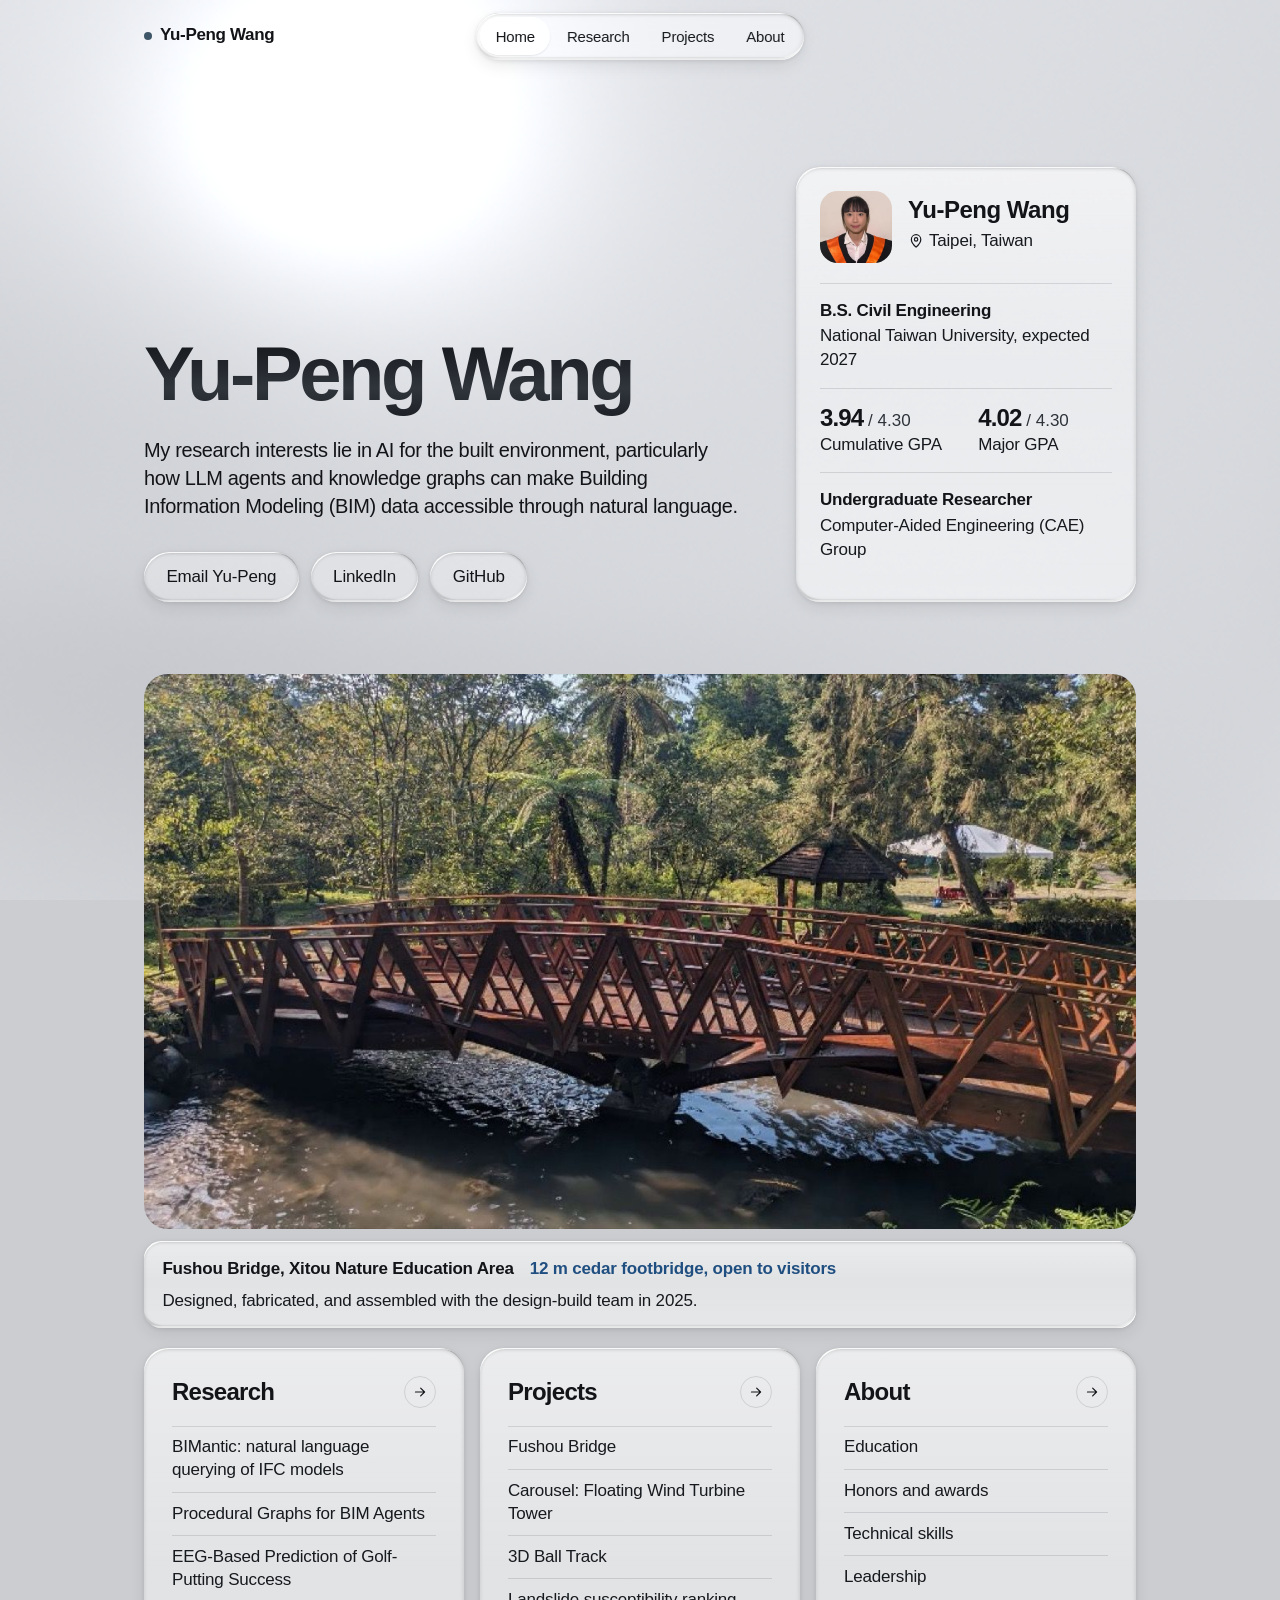
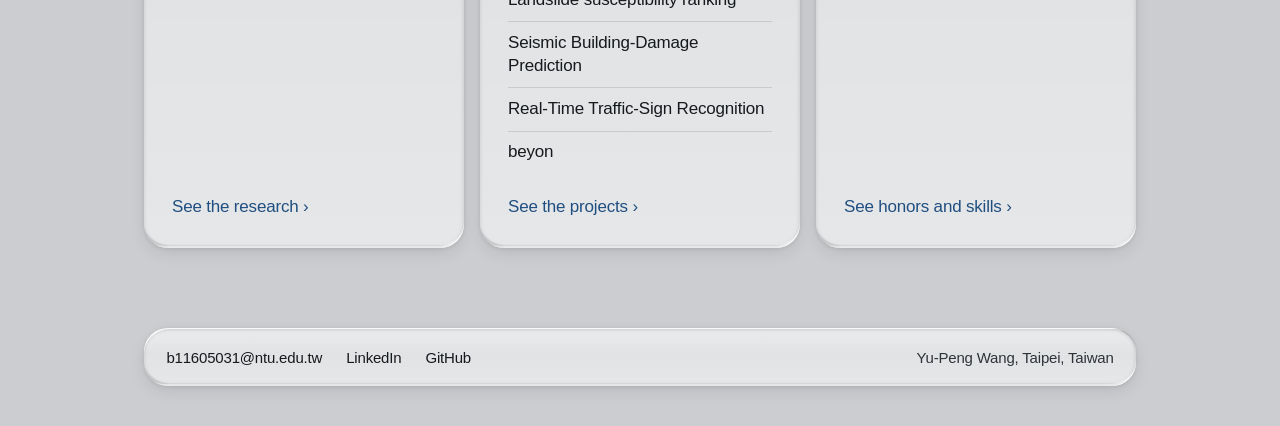
<file: index.html>
<!DOCTYPE html>
<html lang="en">
<head>
<meta charset="utf-8">
<meta name="viewport" content="width=device-width, initial-scale=1, viewport-fit=cover">
<meta name="theme-color" content="#CBCDD0">
<title>Yu-Peng Wang | Civil Engineering, National Taiwan University</title>
<meta name="description" content="Yu-Peng Wang is a civil engineering undergraduate at National Taiwan University working on LLM agents and knowledge graphs for Building Information Modeling.">
<meta property="og:title" content="Yu-Peng Wang | Civil Engineering, National Taiwan University">
<meta property="og:description" content="Yu-Peng Wang is a civil engineering undergraduate at National Taiwan University working on LLM agents and knowledge graphs for Building Information Modeling.">
<link rel="icon" href="data:image/svg+xml,%3Csvg xmlns='http://www.w3.org/2000/svg' viewBox='0 0 32 32'%3E%3Crect width='32' height='32' rx='8' fill='%233D5566'/%3E%3Ccircle cx='16' cy='16' r='7' fill='%23DDE1E6'/%3E%3C/svg%3E">
<link rel="stylesheet" href="assets/css/style.css">
</head>
<body>
<header class="head">
  <a class="brand" href="index.html"><i></i>Yu-Peng Wang</a>
</header>
<nav class="tabs glass" aria-label="Pages"><a href="index.html" aria-current="page">Home</a><a href="research.html">Research</a><a href="projects.html">Projects</a><a href="about.html">About</a></nav>

<main class="wrap">

<section class="hero">
  <div>
    <h1 class="name"><span class="w">Yu-Peng</span> <span class="w">Wang</span></h1>
    <p class="lede">My research interests lie in AI for the built environment, particularly how LLM agents and knowledge graphs can make Building Information Modeling (BIM) data accessible through natural language.</p>
    <div class="reach">
      <a class="btn" href="mailto:b11605031@ntu.edu.tw">Email Yu-Peng</a>
      <a class="btn ghost" href="https://www.linkedin.com/in/yu-peng-wang-490296424/">LinkedIn</a>
      <a class="btn ghost" href="https://github.com/yupengwang-dev">GitHub</a>
    </div>
  </div>
  <aside class="profile glass" aria-label="Profile">
    <div class="who">
      <img class="face" src="assets/img/avatar.jpg" width="460" height="460" alt="Portrait of Yu-Peng Wang">
      <div><strong>Yu-Peng Wang</strong><span><svg viewBox="0 0 24 24" fill="none" stroke="currentColor" stroke-width="1.8" stroke-linecap="round" stroke-linejoin="round" aria-hidden="true"><path d="M12 21s7-6.2 7-11.5A7 7 0 0 0 5 9.5C5 14.8 12 21 12 21z"/><circle cx="12" cy="9.5" r="2.5"/></svg>Taipei, Taiwan</span></div>
    </div>
    <div class="row"><b>B.S. Civil Engineering</b><small>National Taiwan University, expected 2027</small></div>
    <div class="row gpa">
      <div><b>3.94<span> / 4.30</span></b><small>Cumulative GPA</small></div>
      <div><b>4.02<span> / 4.30</span></b><small>Major GPA</small></div>
    </div>
    <div class="row"><b>Undergraduate Researcher</b><small>Computer-Aided Engineering (CAE) Group</small></div>
  </aside>
</section>

<figure class="feature glass rv">
  <button class="zoom" type="button" aria-label="Enlarge: photo of the completed Fushou Bridge"><img src="assets/img/bridge_completed.jpg" width="1200" height="672" alt="The completed Fushou Bridge, an arched cedar footbridge with truss railings, crossing a stream in the forest"></button>
  <figcaption><strong>Fushou Bridge, Xitou Nature Education Area</strong><span class="pill accent">12 m cedar footbridge, open to visitors</span>
  <span>Designed, fabricated, and assembled with the design-build team in 2025.</span></figcaption>
</figure>

<div class="tiles">
  <a class="tile glass rv" href="research.html"><h2>Research<svg viewBox="0 0 24 24" fill="none" stroke="currentColor" stroke-width="1.8" stroke-linecap="round" stroke-linejoin="round" aria-hidden="true"><path d="M5 12h14M13 6l6 6-6 6"/></svg></h2><ul><li>BIMantic: natural language querying of IFC models</li><li>Procedural Graphs for BIM Agents</li><li>EEG-Based Prediction of Golf-Putting Success</li></ul><span class="go">See the research</span></a>
  <a class="tile glass rv" href="projects.html"><h2>Projects<svg viewBox="0 0 24 24" fill="none" stroke="currentColor" stroke-width="1.8" stroke-linecap="round" stroke-linejoin="round" aria-hidden="true"><path d="M5 12h14M13 6l6 6-6 6"/></svg></h2><ul><li>Fushou Bridge</li><li>Carousel: Floating Wind Turbine Tower</li><li>3D Ball Track</li><li>Landslide susceptibility ranking</li><li>Seismic Building-Damage Prediction</li><li>Real-Time Traffic-Sign Recognition</li><li>beyon</li></ul><span class="go">See the projects</span></a>
  <a class="tile glass rv" href="about.html"><h2>About<svg viewBox="0 0 24 24" fill="none" stroke="currentColor" stroke-width="1.8" stroke-linecap="round" stroke-linejoin="round" aria-hidden="true"><path d="M5 12h14M13 6l6 6-6 6"/></svg></h2><ul><li>Education</li><li>Honors and awards</li><li>Technical skills</li><li>Leadership</li></ul><span class="go">See honors and skills</span></a>
</div>

</main>

<footer class="foot">
  <div class="glass">
    <div class="links">
      <a href="mailto:b11605031@ntu.edu.tw">b11605031@ntu.edu.tw</a>
      <a href="https://www.linkedin.com/in/yu-peng-wang-490296424/">LinkedIn</a>
      <a href="https://github.com/yupengwang-dev">GitHub</a>
    </div>
    <p>Yu-Peng Wang, Taipei, Taiwan</p>
  </div>
</footer>

<dialog id="viewer" aria-label="Enlarged image">
  <img alt="">
  <form method="dialog"><p></p><button>Close</button></form>
</dialog>
<script src="assets/js/site.js"></script>
</body>
</html>
</file>
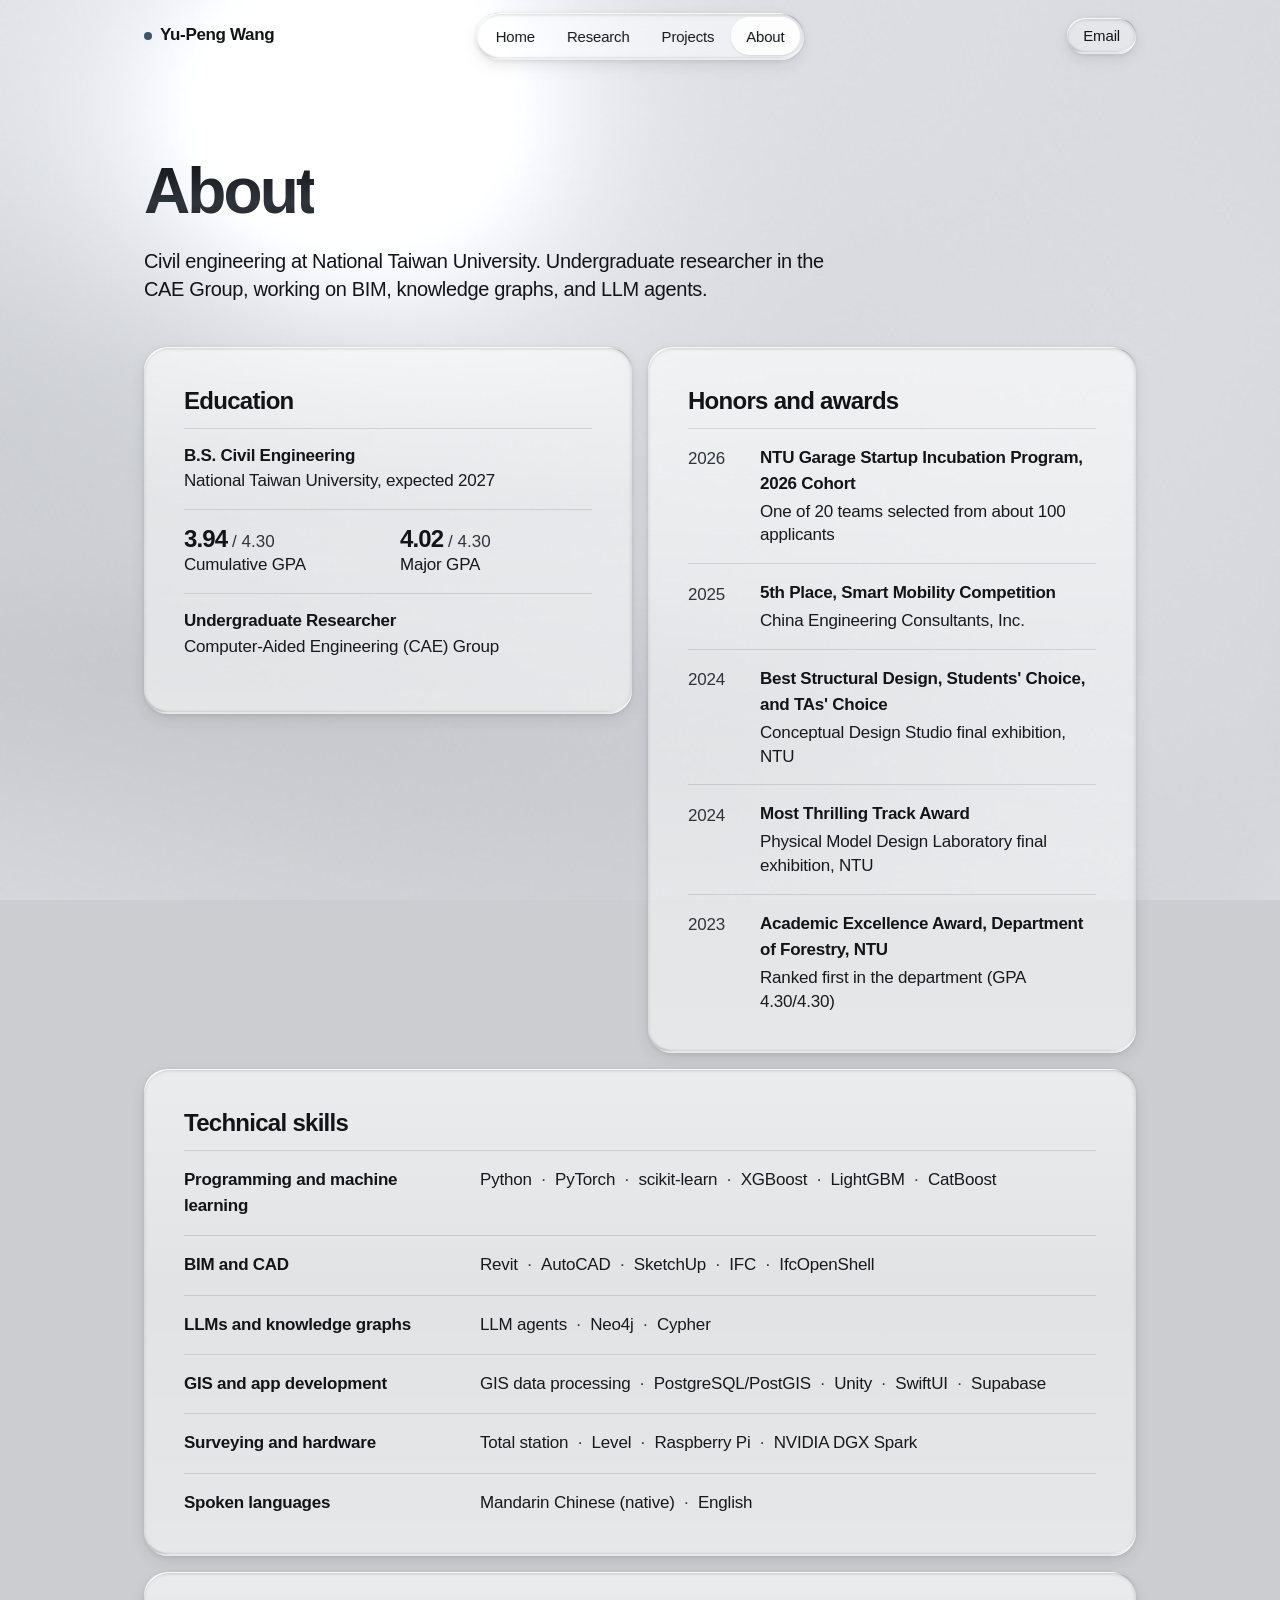
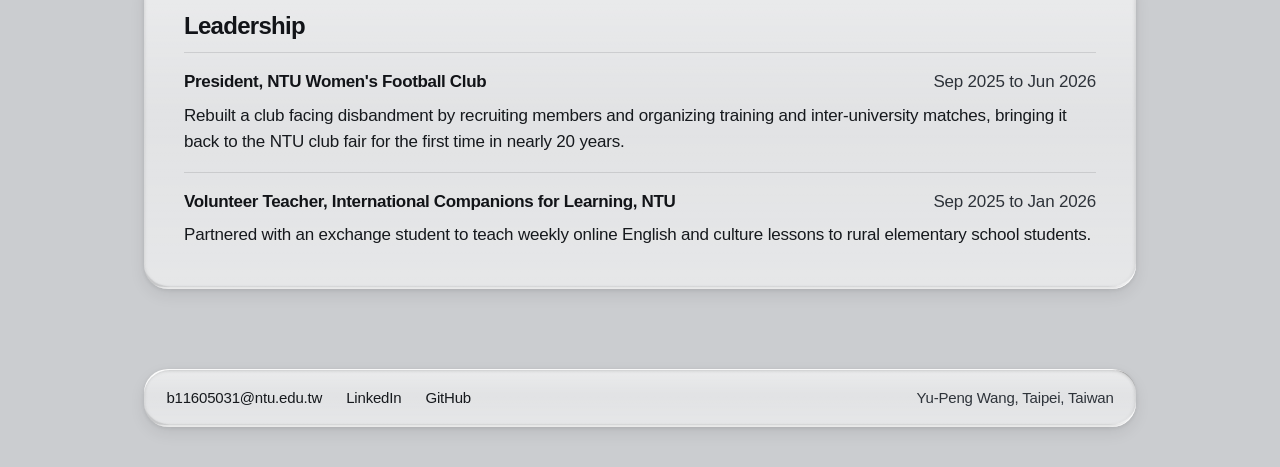
<file: about.html>
<!DOCTYPE html>
<html lang="en">
<head>
<meta charset="utf-8">
<meta name="viewport" content="width=device-width, initial-scale=1, viewport-fit=cover">
<meta name="theme-color" content="#CBCDD0">
<title>About | Yu-Peng Wang</title>
<meta name="description" content="Education, honors, technical skills, and leadership of Yu-Peng Wang.">
<meta property="og:title" content="About | Yu-Peng Wang">
<meta property="og:description" content="Education, honors, technical skills, and leadership of Yu-Peng Wang.">
<link rel="icon" href="data:image/svg+xml,%3Csvg xmlns='http://www.w3.org/2000/svg' viewBox='0 0 32 32'%3E%3Crect width='32' height='32' rx='8' fill='%233D5566'/%3E%3Ccircle cx='16' cy='16' r='7' fill='%23DDE1E6'/%3E%3C/svg%3E">
<link rel="stylesheet" href="assets/css/style.css">
</head>
<body>
<header class="head">
  <a class="brand" href="index.html"><i></i>Yu-Peng Wang</a>
  <a class="btn small" href="mailto:b11605031@ntu.edu.tw">Email</a>
</header>
<nav class="tabs glass" aria-label="Pages"><a href="index.html">Home</a><a href="research.html">Research</a><a href="projects.html">Projects</a><a href="about.html" aria-current="page">About</a></nav>

<main class="wrap">

<header class="pagehead">
  <h1 class="title"><span class="w">About</span></h1>
  <p class="lede">Civil engineering at National Taiwan University. Undergraduate researcher in the CAE Group, working on BIM, knowledge graphs, and LLM agents.</p>
</header>
<div class="about">
  <section class="card glass rv edu">
    <h2 class="h">Education</h2>
    <div class="row"><b>B.S. Civil Engineering</b><small>National Taiwan University, expected 2027</small></div>
    <div class="row gpa">
      <div><b>3.94<span> / 4.30</span></b><small>Cumulative GPA</small></div>
      <div><b>4.02<span> / 4.30</span></b><small>Major GPA</small></div>
    </div>
    <div class="row"><b>Undergraduate Researcher</b><small>Computer-Aided Engineering (CAE) Group</small></div>
  </section>
  <section class="card glass rv">
    <h2 class="h">Honors and awards</h2>
    <ul class="honors"><li><span class="pill">2026</span><div><b>NTU Garage Startup Incubation Program, 2026 Cohort</b><small>One of 20 teams selected from about 100 applicants</small></div></li><li><span class="pill">2025</span><div><b>5th Place, Smart Mobility Competition</b><small>China Engineering Consultants, Inc.</small></div></li><li><span class="pill">2024</span><div><b>Best Structural Design, Students' Choice, and TAs' Choice</b><small>Conceptual Design Studio final exhibition, NTU</small></div></li><li><span class="pill">2024</span><div><b>Most Thrilling Track Award</b><small>Physical Model Design Laboratory final exhibition, NTU</small></div></li><li><span class="pill">2023</span><div><b>Academic Excellence Award, Department of Forestry, NTU</b><small>Ranked first in the department (GPA 4.30/4.30)</small></div></li></ul>
  </section>
  <section class="card glass rv wide">
    <h2 class="h">Technical skills</h2>
    <dl class="skills"><div><dt>Programming and machine learning</dt><dd><span class="pill">Python</span><span class="pill">PyTorch</span><span class="pill">scikit-learn</span><span class="pill">XGBoost</span><span class="pill">LightGBM</span><span class="pill">CatBoost</span></dd></div><div><dt>BIM and CAD</dt><dd><span class="pill">Revit</span><span class="pill">AutoCAD</span><span class="pill">SketchUp</span><span class="pill">IFC</span><span class="pill">IfcOpenShell</span></dd></div><div><dt>LLMs and knowledge graphs</dt><dd><span class="pill">LLM agents</span><span class="pill">Neo4j</span><span class="pill">Cypher</span></dd></div><div><dt>GIS and app development</dt><dd><span class="pill">GIS data processing</span><span class="pill">PostgreSQL/PostGIS</span><span class="pill">Unity</span><span class="pill">SwiftUI</span><span class="pill">Supabase</span></dd></div><div><dt>Surveying and hardware</dt><dd><span class="pill">Total station</span><span class="pill">Level</span><span class="pill">Raspberry Pi</span><span class="pill">NVIDIA DGX Spark</span></dd></div><div><dt>Spoken languages</dt><dd><span class="pill">Mandarin Chinese (native)</span><span class="pill">English</span></dd></div></dl>
  </section>
  <section class="card glass rv wide">
    <h2 class="h">Leadership</h2>
    <ul class="lead"><li><header><h3>President, NTU Women's Football Club</h3><span class="pill">Sep 2025 to Jun 2026</span></header><p>Rebuilt a club facing disbandment by recruiting members and organizing training and inter-university matches, bringing it back to the NTU club fair for the first time in nearly 20 years.</p></li><li><header><h3>Volunteer Teacher, International Companions for Learning, NTU</h3><span class="pill">Sep 2025 to Jan 2026</span></header><p>Partnered with an exchange student to teach weekly online English and culture lessons to rural elementary school students.</p></li></ul>
  </section>
</div>

</main>

<footer class="foot">
  <div class="glass">
    <div class="links">
      <a href="mailto:b11605031@ntu.edu.tw">b11605031@ntu.edu.tw</a>
      <a href="https://www.linkedin.com/in/yu-peng-wang-490296424/">LinkedIn</a>
      <a href="https://github.com/yupengwang-dev">GitHub</a>
    </div>
    <p>Yu-Peng Wang, Taipei, Taiwan</p>
  </div>
</footer>

<dialog id="viewer" aria-label="Enlarged image">
  <img alt="">
  <form method="dialog"><p></p><button>Close</button></form>
</dialog>
<script src="assets/js/site.js"></script>
</body>
</html>
</file>
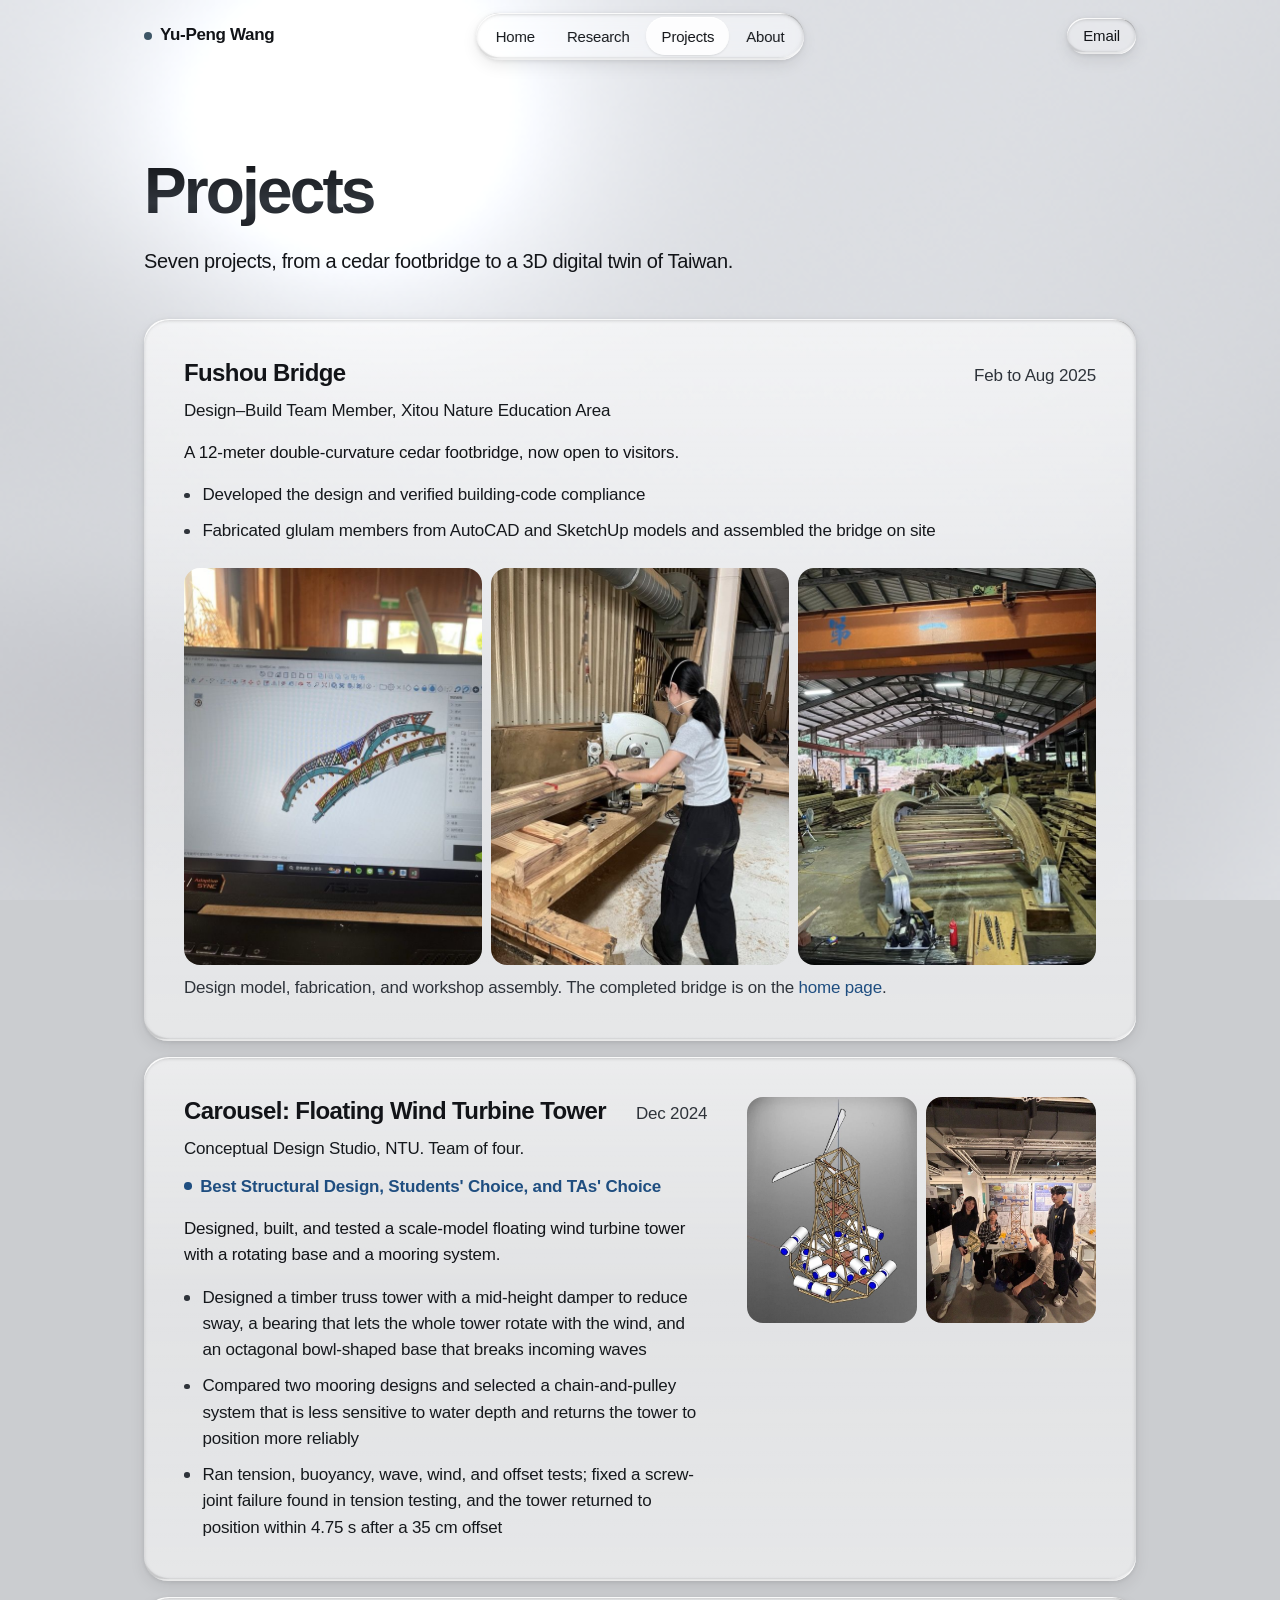
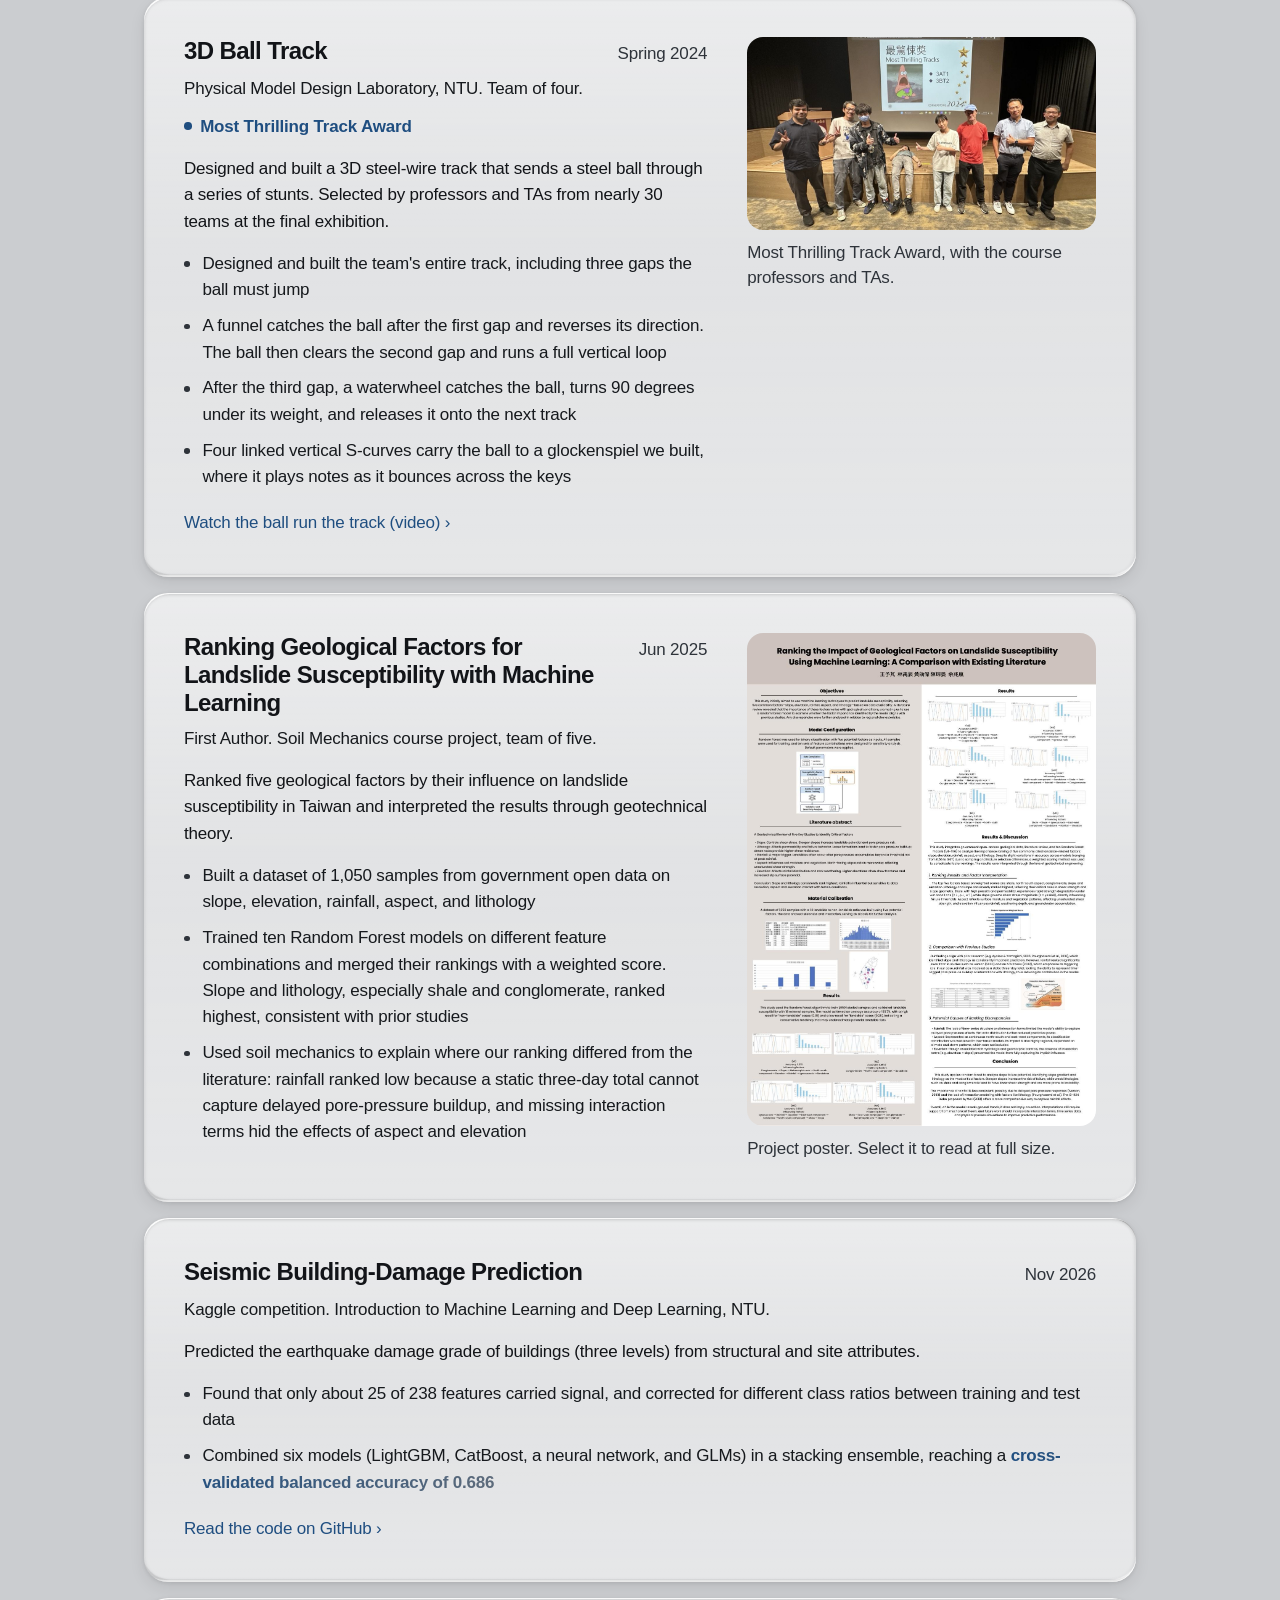
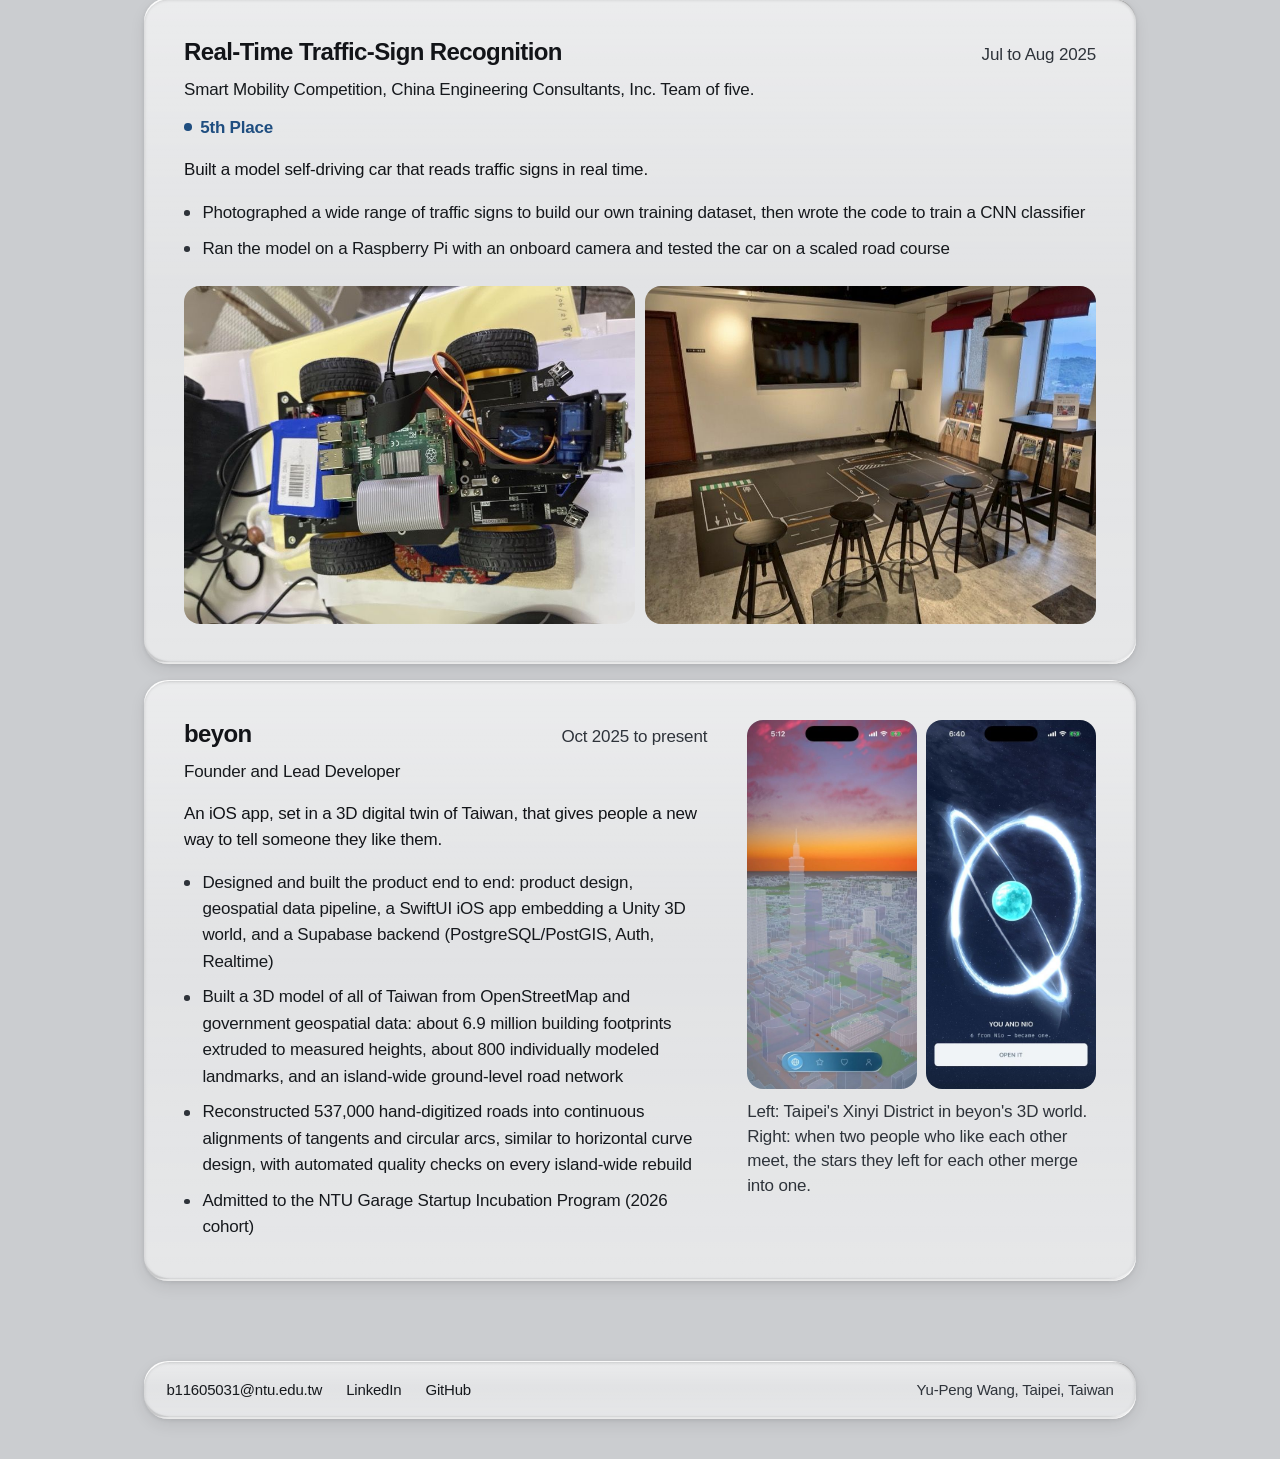
<file: projects.html>
<!DOCTYPE html>
<html lang="en">
<head>
<meta charset="utf-8">
<meta name="viewport" content="width=device-width, initial-scale=1, viewport-fit=cover">
<meta name="theme-color" content="#CBCDD0">
<title>Projects | Yu-Peng Wang</title>
<meta name="description" content="Projects by Yu-Peng Wang, from a cedar footbridge to a 3D digital twin of Taiwan.">
<meta property="og:title" content="Projects | Yu-Peng Wang">
<meta property="og:description" content="Projects by Yu-Peng Wang, from a cedar footbridge to a 3D digital twin of Taiwan.">
<link rel="icon" href="data:image/svg+xml,%3Csvg xmlns='http://www.w3.org/2000/svg' viewBox='0 0 32 32'%3E%3Crect width='32' height='32' rx='8' fill='%233D5566'/%3E%3Ccircle cx='16' cy='16' r='7' fill='%23DDE1E6'/%3E%3C/svg%3E">
<link rel="stylesheet" href="assets/css/style.css">
</head>
<body>
<header class="head">
  <a class="brand" href="index.html"><i></i>Yu-Peng Wang</a>
  <a class="btn small" href="mailto:b11605031@ntu.edu.tw">Email</a>
</header>
<nav class="tabs glass" aria-label="Pages"><a href="index.html">Home</a><a href="research.html">Research</a><a href="projects.html" aria-current="page">Projects</a><a href="about.html">About</a></nav>

<main class="wrap">

<header class="pagehead">
  <h1 class="title"><span class="w">Projects</span></h1>
  <p class="lede">Seven projects, from a cedar footbridge to a 3D digital twin of Taiwan.</p>
</header>
<div class="stack">
<article class="card glass rv">
<div class="txt">
<header><h2>Fushou Bridge</h2><span class="pill">Feb to Aug 2025</span></header>
<p class="meta">Design–Build Team Member, Xitou Nature Education Area</p>
<p class="sum">A 12-meter double-curvature cedar footbridge, now open to visitors.</p>
<ul class="pts"><li>Developed the design and verified building-code compliance</li><li>Fabricated glulam members from AutoCAD and SketchUp models and assembled the bridge on site</li></ul>
</div>
<div class="media"><figure><div class="figs c3"><button class="zoom" type="button" aria-label="Enlarge: SketchUp model of the bridge"><img src="assets/img/bridge_sketchup_model.jpg" width="600" height="800" alt="SketchUp model of the bridge"></button><button class="zoom" type="button" aria-label="Enlarge: Cutting glulam members in the workshop"><img src="assets/img/bridge_cutting.jpg" width="600" height="800" alt="Cutting glulam members in the workshop"></button><button class="zoom" type="button" aria-label="Enlarge: Assembling the bridge deck in the workshop"><img src="assets/img/bridge_assembly_deck.jpg" width="600" height="800" alt="Assembling the bridge deck in the workshop"></button></div><figcaption class="cap">Design model, fabrication, and workshop assembly. The completed bridge is on the <a href="index.html">home page</a>.</figcaption></figure></div>
</article>
<article class="card glass rv side">
<div class="txt">
<header><h2>Carousel: Floating Wind Turbine Tower</h2><span class="pill">Dec 2024</span></header>
<p class="meta">Conceptual Design Studio, NTU. Team of four.</p>
<p class="award"><span class="pill accent">Best Structural Design, Students' Choice, and TAs' Choice</span></p>
<p class="sum">Designed, built, and tested a scale-model floating wind turbine tower with a rotating base and a mooring system.</p>
<ul class="pts"><li>Designed a timber truss tower with a mid-height damper to reduce sway, a bearing that lets the whole tower rotate with the wind, and an octagonal bowl-shaped base that breaks incoming waves</li><li>Compared two mooring designs and selected a chain-and-pulley system that is less sensitive to water depth and returns the tower to position more reliably</li><li>Ran tension, buoyancy, wave, wind, and offset tests; fixed a screw-joint failure found in tension testing, and the tower returned to position within 4.75 s after a 35 cm offset</li></ul>
</div>
<div class="media"><figure><div class="figs c2"><button class="zoom" type="button" aria-label="Enlarge: 3D model of the floating wind turbine tower"><img src="assets/img/carousel_3d.jpg" width="600" height="800" alt="3D model of the floating wind turbine tower"></button><button class="zoom" type="button" aria-label="Enlarge: Team with the physical model at the final exhibition"><img src="assets/img/carousel_team.jpg" width="600" height="800" alt="Team with the physical model at the final exhibition"></button></div></figure></div>
</article>
<article class="card glass rv side">
<div class="txt">
<header><h2>3D Ball Track</h2><span class="pill">Spring 2024</span></header>
<p class="meta">Physical Model Design Laboratory, NTU. Team of four.</p>
<p class="award"><span class="pill accent">Most Thrilling Track Award</span></p>
<p class="sum">Designed and built a 3D steel-wire track that sends a steel ball through a series of stunts. Selected by professors and TAs from nearly 30 teams at the final exhibition.</p>
<ul class="pts"><li>Designed and built the team's entire track, including three gaps the ball must jump</li><li>A funnel catches the ball after the first gap and reverses its direction. The ball then clears the second gap and runs a full vertical loop</li><li>After the third gap, a waterwheel catches the ball, turns 90 degrees under its weight, and releases it onto the next track</li><li>Four linked vertical S-curves carry the ball to a glockenspiel we built, where it plays notes as it bounces across the keys</li></ul>
<p class="more"><a href="assets/video/track_run.mp4">Watch the ball run the track (video)</a></p>
</div>
<div class="media"><figure><div class="figs "><button class="zoom" type="button" aria-label="Enlarge: Award ceremony with professors and TAs"><img src="assets/img/track_award.jpg" width="1200" height="664" alt="Award ceremony with professors and TAs"></button></div><figcaption class="cap">Most Thrilling Track Award, with the course professors and TAs.</figcaption></figure></div>
</article>
<article class="card glass rv side">
<div class="txt">
<header><h2>Ranking Geological Factors for Landslide Susceptibility with Machine Learning</h2><span class="pill">Jun 2025</span></header>
<p class="meta">First Author. Soil Mechanics course project, team of five.</p>
<p class="sum">Ranked five geological factors by their influence on landslide susceptibility in Taiwan and interpreted the results through geotechnical theory.</p>
<ul class="pts"><li>Built a dataset of 1,050 samples from government open data on slope, elevation, rainfall, aspect, and lithology</li><li>Trained ten Random Forest models on different feature combinations and merged their rankings with a weighted score. Slope and lithology, especially shale and conglomerate, ranked highest, consistent with prior studies</li><li>Used soil mechanics to explain where our ranking differed from the literature: rainfall ranked low because a static three-day total cannot capture delayed pore-pressure buildup, and missing interaction terms hid the effects of aspect and elevation</li></ul>
</div>
<div class="media"><figure><div class="figs "><button class="zoom" type="button" aria-label="Enlarge: the landslide research poster"><img src="assets/img/landslide_poster.jpg" width="1131" height="1600" alt="Research poster: Ranking the Impact of Geological Factors on Landslide Susceptibility Using Machine Learning"></button></div><figcaption class="cap">Project poster. Select it to read at full size.</figcaption></figure></div>
</article>
<article class="card glass rv">
<div class="txt">
<header><h2>Seismic Building-Damage Prediction</h2><span class="pill">Nov 2026</span></header>
<p class="meta">Kaggle competition. Introduction to Machine Learning and Deep Learning, NTU.</p>
<p class="sum">Predicted the earthquake damage grade of buildings (three levels) from structural and site attributes.</p>
<ul class="pts"><li>Found that only about 25 of 238 features carried signal, and corrected for different class ratios between training and test data</li><li>Combined six models (LightGBM, CatBoost, a neural network, and GLMs) in a stacking ensemble, reaching a <mark>cross-validated balanced accuracy of 0.686</mark></li></ul>
<p class="more"><a href="https://github.com/yupengwang-dev/seismic-damage-prediction">Read the code on GitHub</a></p>
</div>
</article>
<article class="card glass rv">
<div class="txt">
<header><h2>Real-Time Traffic-Sign Recognition</h2><span class="pill">Jul to Aug 2025</span></header>
<p class="meta">Smart Mobility Competition, China Engineering Consultants, Inc. Team of five.</p>
<p class="award"><span class="pill accent">5th Place</span></p>
<p class="sum">Built a model self-driving car that reads traffic signs in real time.</p>
<ul class="pts"><li>Photographed a wide range of traffic signs to build our own training dataset, then wrote the code to train a CNN classifier</li><li>Ran the model on a Raspberry Pi with an onboard camera and tested the car on a scaled road course</li></ul>
</div>
<div class="media"><figure><div class="figs c2 land"><button class="zoom" type="button" aria-label="Enlarge: Raspberry Pi model car with camera"><img src="assets/img/traffic_car.jpg" width="800" height="600" alt="Raspberry Pi model car with camera"></button><button class="zoom" type="button" aria-label="Enlarge: Scaled road course with lanes and traffic markings"><img src="assets/img/traffic_course.jpg" width="800" height="590" alt="Scaled road course with lanes and traffic markings"></button></div></figure></div>
</article>
<article class="card glass rv side">
<div class="txt">
<header><h2>beyon</h2><span class="pill">Oct 2025 to present</span></header>
<p class="meta">Founder and Lead Developer</p>
<p class="sum">An iOS app, set in a 3D digital twin of Taiwan, that gives people a new way to tell someone they like them.</p>
<ul class="pts"><li>Designed and built the product end to end: product design, geospatial data pipeline, a SwiftUI iOS app embedding a Unity 3D world, and a Supabase backend (PostgreSQL/PostGIS, Auth, Realtime)</li><li>Built a 3D model of all of Taiwan from OpenStreetMap and government geospatial data: about 6.9 million building footprints extruded to measured heights, about 800 individually modeled landmarks, and an island-wide ground-level road network</li><li>Reconstructed 537,000 hand-digitized roads into continuous alignments of tangents and circular arcs, similar to horizontal curve design, with automated quality checks on every island-wide rebuild</li><li>Admitted to the NTU Garage Startup Incubation Program (2026 cohort)</li></ul>
</div>
<div class="media"><figure><div class="figs c2 tall"><button class="zoom" type="button" aria-label="Enlarge: Taipei&#x27;s Xinyi District at sunset in beyon&#x27;s 3D world"><img src="assets/img/beyon_01_xinyi_skyline_sunset.jpg" width="460" height="1000" alt="Taipei&#x27;s Xinyi District at sunset in beyon&#x27;s 3D world"></button><button class="zoom" type="button" aria-label="Enlarge: Two people&#x27;s stars merging into one"><img src="assets/img/beyon_02_stars_became_one.jpg" width="460" height="1000" alt="Two people&#x27;s stars merging into one"></button></div><figcaption class="cap">Left: Taipei's Xinyi District in beyon's 3D world. Right: when two people who like each other meet, the stars they left for each other merge into one.</figcaption></figure></div>
</article>
</div>

</main>

<footer class="foot">
  <div class="glass">
    <div class="links">
      <a href="mailto:b11605031@ntu.edu.tw">b11605031@ntu.edu.tw</a>
      <a href="https://www.linkedin.com/in/yu-peng-wang-490296424/">LinkedIn</a>
      <a href="https://github.com/yupengwang-dev">GitHub</a>
    </div>
    <p>Yu-Peng Wang, Taipei, Taiwan</p>
  </div>
</footer>

<dialog id="viewer" aria-label="Enlarged image">
  <img alt="">
  <form method="dialog"><p></p><button>Close</button></form>
</dialog>
<script src="assets/js/site.js"></script>
</body>
</html>
</file>
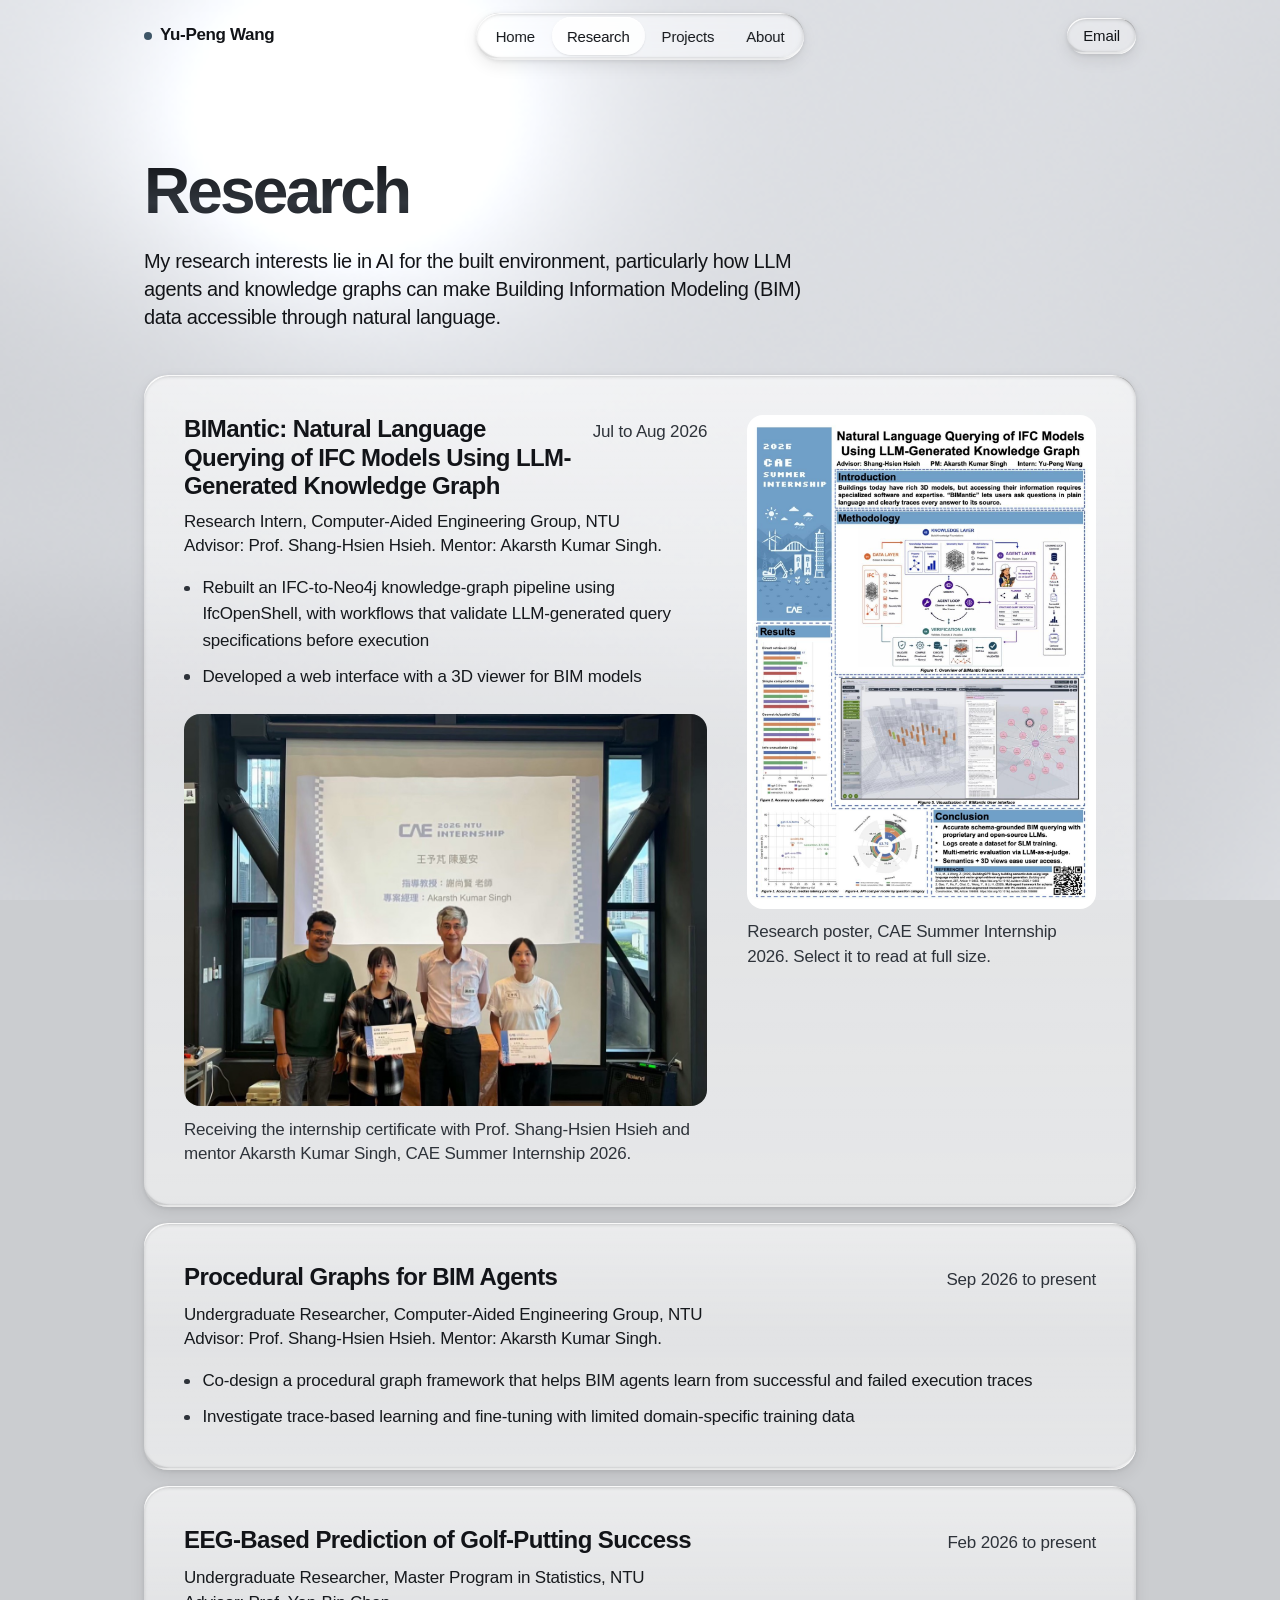
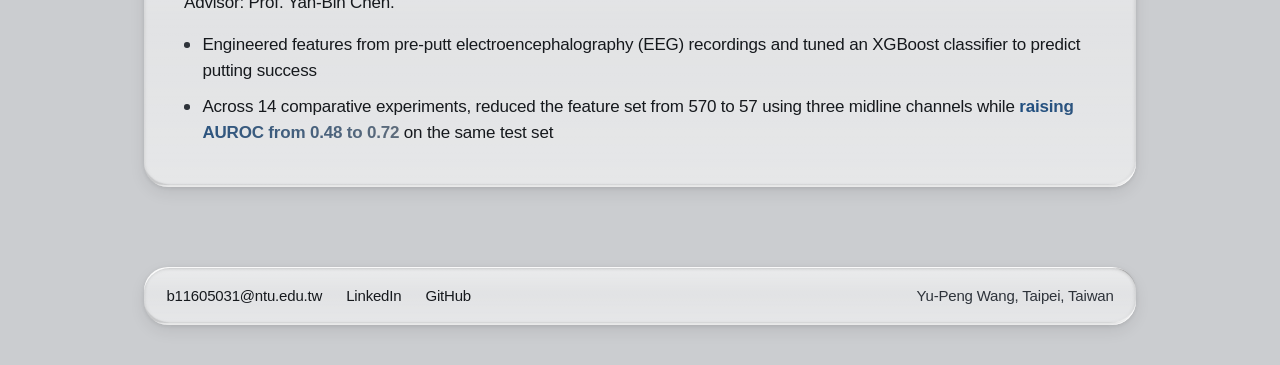
<file: research.html>
<!DOCTYPE html>
<html lang="en">
<head>
<meta charset="utf-8">
<meta name="viewport" content="width=device-width, initial-scale=1, viewport-fit=cover">
<meta name="theme-color" content="#CBCDD0">
<title>Research | Yu-Peng Wang</title>
<meta name="description" content="Research by Yu-Peng Wang: BIM knowledge graphs, LLM agents, and applied machine learning.">
<meta property="og:title" content="Research | Yu-Peng Wang">
<meta property="og:description" content="Research by Yu-Peng Wang: BIM knowledge graphs, LLM agents, and applied machine learning.">
<link rel="icon" href="data:image/svg+xml,%3Csvg xmlns='http://www.w3.org/2000/svg' viewBox='0 0 32 32'%3E%3Crect width='32' height='32' rx='8' fill='%233D5566'/%3E%3Ccircle cx='16' cy='16' r='7' fill='%23DDE1E6'/%3E%3C/svg%3E">
<link rel="stylesheet" href="assets/css/style.css">
</head>
<body>
<header class="head">
  <a class="brand" href="index.html"><i></i>Yu-Peng Wang</a>
  <a class="btn small" href="mailto:b11605031@ntu.edu.tw">Email</a>
</header>
<nav class="tabs glass" aria-label="Pages"><a href="index.html">Home</a><a href="research.html" aria-current="page">Research</a><a href="projects.html">Projects</a><a href="about.html">About</a></nav>

<main class="wrap">

<header class="pagehead">
  <h1 class="title"><span class="w">Research</span></h1>
  <p class="lede">My research interests lie in AI for the built environment, particularly how LLM agents and knowledge graphs can make Building Information Modeling (BIM) data accessible through natural language.</p>
</header>
<div class="stack">
<article class="card glass rv side">
<div class="txt">
<header><h2>BIMantic: Natural Language Querying of IFC Models Using LLM-Generated Knowledge Graph</h2><span class="pill">Jul to Aug 2026</span></header>
<p class="meta">Research Intern, Computer-Aided Engineering Group, NTU<br>Advisor: Prof. Shang-Hsien Hsieh. Mentor: Akarsth Kumar Singh.</p>
<ul class="pts"><li>Rebuilt an IFC-to-Neo4j knowledge-graph pipeline using IfcOpenShell, with workflows that validate LLM-generated query specifications before execution</li><li>Developed a web interface with a 3D viewer for BIM models</li></ul>
<figure class="shot"><div class="figs "><button class="zoom" type="button" aria-label="Enlarge: photo from the end of the CAE Summer Internship"><img src="assets/img/cae_internship_certificate.jpg" width="1200" height="900" alt="At the end of the 2026 CAE Summer Internship: mentor Akarsth Kumar Singh, a fellow intern, Prof. Shang-Hsien Hsieh, and Yu-Peng Wang, with internship certificates"></button></div><figcaption class="cap">Receiving the internship certificate with Prof. Shang-Hsien Hsieh and mentor Akarsth Kumar Singh, CAE Summer Internship 2026.</figcaption></figure>
</div>
<div class="media"><figure><div class="figs "><button class="zoom" type="button" aria-label="Enlarge: the BIMantic research poster"><img src="assets/img/bimantic_poster.jpg" width="1130" height="1600" alt="Research poster: Natural Language Querying of IFC Models Using LLM-Generated Knowledge Graph"></button></div><figcaption class="cap">Research poster, CAE Summer Internship 2026. Select it to read at full size.</figcaption></figure></div>
</article>
<article class="card glass rv">
<div class="txt">
<header><h2>Procedural Graphs for BIM Agents</h2><span class="pill">Sep 2026 to present</span></header>
<p class="meta">Undergraduate Researcher, Computer-Aided Engineering Group, NTU<br>Advisor: Prof. Shang-Hsien Hsieh. Mentor: Akarsth Kumar Singh.</p>
<ul class="pts"><li>Co-design a procedural graph framework that helps BIM agents learn from successful and failed execution traces</li><li>Investigate trace-based learning and fine-tuning with limited domain-specific training data</li></ul>
</div>
</article>
<article class="card glass rv">
<div class="txt">
<header><h2>EEG-Based Prediction of Golf-Putting Success</h2><span class="pill">Feb 2026 to present</span></header>
<p class="meta">Undergraduate Researcher, Master Program in Statistics, NTU<br>Advisor: Prof. Yan-Bin Chen.</p>
<ul class="pts"><li>Engineered features from pre-putt electroencephalography (EEG) recordings and tuned an XGBoost classifier to predict putting success</li><li>Across 14 comparative experiments, reduced the feature set from 570 to 57 using three midline channels while <mark>raising AUROC from 0.48 to 0.72</mark> on the same test set</li></ul>
</div>
</article>
</div>

</main>

<footer class="foot">
  <div class="glass">
    <div class="links">
      <a href="mailto:b11605031@ntu.edu.tw">b11605031@ntu.edu.tw</a>
      <a href="https://www.linkedin.com/in/yu-peng-wang-490296424/">LinkedIn</a>
      <a href="https://github.com/yupengwang-dev">GitHub</a>
    </div>
    <p>Yu-Peng Wang, Taipei, Taiwan</p>
  </div>
</footer>

<dialog id="viewer" aria-label="Enlarged image">
  <img alt="">
  <form method="dialog"><p></p><button>Close</button></form>
</dialog>
<script src="assets/js/site.js"></script>
</body>
</html>
</file>
<file: assets/css/style.css>
/* Yu-Peng Wang — site styles
   Light glass over liquid metal: a silver surface flows slowly behind the page (drawn by site.js), the cards are frosted
   glass with the edge highlights of the beyon design system, and the text is near-black with a single deep-blue accent.
   Type is the system interface face (San Francisco on Apple devices, Segoe UI on Windows). */

:root{
  --ink:#121418;               /* headings and text */
  --ink-2:#16191D;             /* reading text: lists, descriptions, captions (near-black, so long passages are easy to read) */
  --ink-3:#2E333A;             /* dates and labels */
  --line:rgba(18,20,24,.12);   /* hairlines */
  --accent:#1F4E80;            /* links and award labels */
  --btn:#3D5566;               /* solid marks: the brand dot, focus rings, selected text */
  --on-btn:#FFFFFF;
  --name:linear-gradient(180deg,#121418 0%,#30353C 60%,#1A1D22 100%);   /* large headings: near-black with a slight metal sheen */
  --mark:linear-gradient(90deg,#1F4E80,#5D6B7B);                        /* highlighted results */
  --font:-apple-system,BlinkMacSystemFont,"SF Pro Text","Helvetica Neue","Segoe UI",Roboto,Arial,sans-serif;
  --display:-apple-system,BlinkMacSystemFont,"SF Pro Display","Helvetica Neue","Segoe UI",Roboto,Arial,sans-serif;
  /* type scale: every piece of text uses one of these sizes, so the same kind of text is the same size on every page */
  --fs-small:.9375rem;  /* 15 px: only outside the cards: the tab bar, the footer, the small Email button, the image viewer */
  --fs-body:1.0625rem;  /* 17 px: all text inside a card except its title, so a card never mixes small and large text */
  --fs-lead:1.25rem;    /* 20 px: the introduction under each page title */
  --fs-head:1.5rem;     /* 24 px: the title of each card; on the profile card, the name and the GPA figures */
  --gutter:clamp(1.25rem,5vw,3rem);
  --r:1.5rem;
  --ease:cubic-bezier(.22,1,.36,1);
  --spring:cubic-bezier(.34,1.56,.64,1);   /* a small overshoot, for things springing back after a press */
  /* glass edges, after the beyon design system: bright rims top-left and along the bottom, soft inner shading, a drop shadow */
  --glass-shadow:
    inset 0 0 0 1px rgba(255,255,255,.10),
    inset 1.8px 3px 0 -2px rgba(255,255,255,.90),
    inset -2px -2px 0 -2px rgba(255,255,255,.80),
    inset -3px -8px 1px -6px rgba(255,255,255,.60),
    inset -0.3px -1px 4px 0 rgba(0,0,0,.12),
    inset -1.5px 2.5px 0 -2px rgba(0,0,0,.20),
    inset 0 3px 4px -2px rgba(0,0,0,.20),
    inset 2px -6.5px 1px -4px rgba(0,0,0,.10),
    0 1px 5px 0 rgba(0,0,0,.10),
    0 6px 16px 0 rgba(0,0,0,.08);
  /* the same edges pressed in: the top rim falls into shadow and the drop shadow tightens.
     Same ten layers in the same order, so the browser can blend between the two */
  --glass-pressed:
    inset 0 0 0 1px rgba(255,255,255,.06),
    inset 1.8px 3px 0 -2px rgba(255,255,255,.30),
    inset -2px -2px 0 -2px rgba(255,255,255,.55),
    inset -3px -8px 1px -6px rgba(255,255,255,.50),
    inset 0 1px 6px 0 rgba(0,0,0,.16),
    inset -1.5px 2.5px 0 -2px rgba(0,0,0,.26),
    inset 0 4px 6px -2px rgba(0,0,0,.24),
    inset 2px -6.5px 1px -4px rgba(0,0,0,.06),
    0 0 2px 0 rgba(0,0,0,.08),
    0 1px 3px 0 rgba(0,0,0,.05);
  /* a button under the pointer: the glass edges and a soft white glow */
  --glass-lit:var(--glass-shadow),0 0 1.5rem .1rem rgba(255,255,255,.65);
}
*,*::before,*::after{box-sizing:border-box}
html{background:#CBCDD0;scroll-behavior:smooth;-webkit-text-size-adjust:100%}   /* the metal's base tone, seen until the background is drawn */
body{margin:0;min-height:100vh;color:var(--ink);font:400 var(--fs-body)/1.55 var(--font);letter-spacing:-.011em}   /* default font smoothing: on a Mac, text keeps its full weight */
img{display:block;max-width:100%;height:auto}
h1,h2,h3,p,ul,dl,dd,figure{margin:0}
ul{padding:0;list-style:none}
a{color:var(--accent);text-decoration:none}
a:hover{text-decoration:underline;text-underline-offset:.2em;text-decoration-thickness:1px}
:focus-visible{outline:2px solid var(--btn);outline-offset:3px;border-radius:.4rem}
::selection{background:var(--btn);color:var(--on-btn)}
mark{background:var(--mark);-webkit-background-clip:text;background-clip:text;color:transparent;font-weight:600}
.wrap{max-width:68rem;margin:0 auto;padding:0 var(--gutter)}

/* ---------- background and glass ---------- */
#metal-bg{position:fixed;inset:0;width:100%;height:100%;z-index:-1;pointer-events:none;display:block}
/* the background is smooth, so a white tint and the glass edges read as glass without a live blur,
   and nothing has to be re-blurred on every frame of the moving background */
.profile,.tile,.card,.foot .glass,.feature figcaption{
  background:linear-gradient(180deg,rgba(255,255,255,.62) 0%,rgba(255,255,255,.44) 45%,rgba(255,255,255,.52) 100%);
  box-shadow:var(--glass-shadow)}
/* a soft light under the text follows the pointer across the cards (site.js sets --gx and --gy) */
.profile,.tile,.card{position:relative;isolation:isolate}
.profile::after,.tile::after,.card::after{content:"";position:absolute;inset:0;z-index:-1;border-radius:inherit;pointer-events:none;opacity:0;transition:opacity .45s;
  background:radial-gradient(20rem circle at var(--gx,50%) var(--gy,0%),rgba(255,255,255,.7),rgba(255,255,255,0) 60%)}
.lit::after{opacity:1}
/* the profile card and the home-page cards tilt towards the pointer (site.js sets --tilt) */
.hero,.tiles{perspective:1100px}
.tilt{rotate:var(--tilt,1 0 0 0deg)}
.tilt-out{transition:rotate .4s var(--ease)}

/* ---------- header, buttons and page tabs ---------- */
/* the home page has no Email button in its header (the one under the name is enough), so the header keeps one
   height on every page and the name does not jump when moving between pages */
.head{display:flex;align-items:center;justify-content:space-between;gap:1rem;max-width:68rem;min-height:4.45rem;margin:0 auto;padding:1.1rem var(--gutter)}
.brand{display:inline-flex;align-items:center;gap:.5rem;color:var(--ink);font-weight:600;letter-spacing:-.02em}
.brand:hover{text-decoration:none}
.brand i{width:.5rem;height:.5rem;border-radius:50%;background:var(--btn)}
/* buttons: all the same clear glass at rest; a button lights up only while the pointer is on it,
   and sinks into the glass while it is pressed */
.btn{display:inline-flex;align-items:center;justify-content:center;padding:.72rem 1.4rem;border-radius:99rem;font-size:var(--fs-body);font-weight:500;letter-spacing:-.01em;
  color:var(--ink);background:rgba(255,255,255,.3);box-shadow:var(--glass-shadow)}
.btn.small{padding:.4rem 1rem;font-size:var(--fs-small)}
.btn,dialog button{-webkit-tap-highlight-color:transparent;
  transition:background-color .35s var(--ease),color .25s,box-shadow .45s var(--ease),scale .5s var(--spring),translate .5s var(--spring)}
.btn:hover,dialog button:hover{text-decoration:none;background:rgba(255,255,255,.88);box-shadow:var(--glass-lit)}
.btn:active,dialog button:active{scale:.95;translate:0 1px;background:rgba(236,240,243,.66);box-shadow:var(--glass-pressed);
  transition-duration:.1s,.1s,.08s,.08s,.08s;transition-timing-function:ease-out}
/* the floating tab bar passes over text and photos, so unlike the cards it keeps a real blur */
.tabs{position:fixed;z-index:30;left:50%;bottom:calc(.9rem + env(safe-area-inset-bottom,0px));transform:translateX(-50%);display:flex;gap:.1rem;padding:.28rem;border-radius:99rem;white-space:nowrap;
  background:rgba(255,255,255,.5);-webkit-backdrop-filter:blur(8px) saturate(150%);backdrop-filter:blur(8px) saturate(150%);box-shadow:var(--glass-shadow)}
.tabs a{padding:.46rem .95rem;border-radius:99rem;color:var(--ink-2);font-size:var(--fs-small);-webkit-tap-highlight-color:transparent;
  transition:color .25s,background-color .25s,box-shadow .25s,scale .45s var(--spring)}
.tabs a:hover{color:var(--ink);text-decoration:none}
.tabs a[aria-current="page"]{color:var(--ink);background:rgba(255,255,255,.85);box-shadow:inset 0 1px 0 #FFFFFF,0 1px 2px rgba(0,0,0,.1);font-weight:500}
.tabs a:active{scale:.92;background-color:rgba(18,20,24,.06);box-shadow:inset 0 1px 3px rgba(0,0,0,.14);
  transition-duration:.1s,.08s,.08s,.08s;transition-timing-function:ease-out}
.tabs a[aria-current="page"]:active{background-color:rgba(232,236,240,.95);box-shadow:inset 0 1px 3px rgba(0,0,0,.16),0 0 0 rgba(0,0,0,0)}
@media (min-width:48rem){.tabs{bottom:auto;top:.8rem}}
@media (max-width:21.25rem){.tabs a{padding:.46rem .7rem}}   /* the smallest phones (320 px wide): tighter tabs so the bar fits the screen */

/* ---------- home ---------- */
.hero{display:grid;gap:2.5rem;align-items:end;padding:clamp(2.5rem,8vw,6rem) 0 clamp(2rem,5vw,3.5rem)}
@media (min-width:60rem){.hero{grid-template-columns:minmax(0,1.4fr) minmax(20rem,.8fr);gap:3.5rem}}
.name{font-family:var(--display);font-weight:600;font-size:clamp(2.75rem,7.5vw,4.75rem);line-height:1;letter-spacing:-.045em}
.title{font-family:var(--display);font-weight:600;font-size:clamp(2.5rem,6vw,4rem);line-height:1;letter-spacing:-.045em}
.name .w,.title .w{display:inline-block;background:var(--name);-webkit-background-clip:text;background-clip:text;color:transparent;padding-bottom:.14em;margin-bottom:-.14em}
.lede{font-size:var(--fs-lead);line-height:1.4;letter-spacing:-.018em;color:var(--ink);max-width:34em;margin-top:1.5rem}
.reach{display:flex;flex-wrap:wrap;gap:.75rem;margin-top:2rem}
.profile{border-radius:var(--r);padding:1.5rem}
.who{display:flex;align-items:center;gap:1rem;padding-bottom:1.25rem}
.face{width:4.5rem;height:4.5rem;border-radius:1.1rem;object-fit:cover;object-position:50% 18%;flex:none}
.who strong{display:block;font-weight:600;font-size:var(--fs-head);letter-spacing:-.02em;line-height:1.2}
.who span{display:inline-flex;align-items:center;gap:.3rem;color:var(--ink-2);font-size:var(--fs-body);margin-top:.2rem}
.who svg{width:.95em;height:.95em;flex:none}
.row{padding:1rem 0;border-top:1px solid var(--line)}
.row b{display:block;font-weight:600;letter-spacing:-.015em;line-height:1.3}
.row small{display:block;color:var(--ink-2);font-size:var(--fs-body);line-height:1.4;margin-top:.15rem}
.gpa{display:flex;gap:1.5rem}
.gpa div{flex:1}
.gpa b{font-size:var(--fs-head);font-weight:600;letter-spacing:-.035em;line-height:1.05;font-variant-numeric:tabular-nums}
.gpa b span{font-size:var(--fs-body);font-weight:400;letter-spacing:0;color:var(--ink-3)}
.feature{margin-top:1rem}
.feature figcaption{display:flex;flex-wrap:wrap;align-items:baseline;gap:.35rem 1rem;margin-top:.75rem;padding:.9rem 1.15rem;border-radius:1.1rem;color:var(--ink-2);font-size:var(--fs-body)}
.feature figcaption strong{color:var(--ink);font-weight:600}
.pill{display:inline-block;font-size:var(--fs-body);font-weight:500;color:var(--ink-3);white-space:nowrap}
.pill.accent{color:var(--accent);font-weight:600;white-space:normal}
.tiles{display:grid;gap:1rem;margin-top:1.25rem}
@media (min-width:52rem){.tiles{grid-template-columns:repeat(3,1fr)}}
.tile{display:flex;flex-direction:column;padding:1.75rem;border-radius:var(--r);color:var(--ink);-webkit-tap-highlight-color:transparent}
.tile:hover{text-decoration:none;color:var(--ink)}
.tile h2{display:flex;justify-content:space-between;align-items:center;font-size:var(--fs-head);font-weight:600;letter-spacing:-.03em;line-height:1.1}
.tile h2 svg{width:2rem;height:2rem;padding:.45rem;border-radius:50%;border:1px solid var(--line);transition:background .3s,color .3s,border-color .3s,transform .5s var(--ease)}
.tile:hover h2 svg{background:var(--btn);border-color:var(--btn);color:var(--on-btn);transform:rotate(-45deg)}
.tile ul{margin-top:1.1rem;flex:1}
.tile li{padding:.6rem 0;border-top:1px solid var(--line);color:var(--ink-2);font-size:var(--fs-body);line-height:1.35}
.tile .go{margin-top:1.25rem;color:var(--accent);font-size:var(--fs-body)}
.tile .go::after,.more a::after{content:" \203A"}

/* ---------- inner pages ---------- */
.pagehead{padding:clamp(2.5rem,8vw,5.5rem) 0 clamp(1.75rem,4vw,2.75rem)}
.stack{display:grid;gap:1rem}
.card{padding:clamp(1.5rem,3.5vw,2.5rem);border-radius:var(--r)}
.card header{display:flex;flex-wrap:wrap;align-items:baseline;justify-content:space-between;gap:.35rem 1rem}
.card h2{flex:1 1 14em;font-size:var(--fs-head);font-weight:600;line-height:1.18;letter-spacing:-.025em}
.meta{color:var(--ink-2);font-size:var(--fs-body);line-height:1.45;margin-top:.6rem}
.award{margin-top:.75rem}
.award .pill.accent::before{content:"";display:inline-block;width:.45em;height:.45em;border-radius:50%;background:currentColor;margin-right:.5em;vertical-align:.12em}
.sum{margin-top:1rem}   /* a project's one-line summary reads as body text, between its title and its bullet points */
.pts{margin-top:1rem}
.pts li{position:relative;padding-left:1.15rem;margin-top:.6rem;color:var(--ink-2)}
.pts li::before{content:"";position:absolute;left:0;top:.62em;width:.35rem;height:.35rem;border-radius:50%;background:var(--ink-3)}
.more{margin-top:1.25rem}
.media,.shot{margin-top:1.5rem}   /* .shot: a photo placed under a card's text */
@media (min-width:60rem){
  .card.side{display:grid;grid-template-columns:minmax(0,1.2fr) minmax(0,.8fr);gap:2.5rem;align-items:start}
  .card.side .media{margin-top:0}
}
.figs{display:grid;gap:.6rem}
.figs.c2{grid-template-columns:repeat(2,1fr)}
.figs.c3{grid-template-columns:repeat(3,1fr)}
.zoom{all:unset;display:block;cursor:zoom-in;overflow:hidden;border-radius:1rem;background:rgba(255,255,255,.3);-webkit-tap-highlight-color:transparent;transition:scale .5s var(--spring)}
.feature .zoom{border-radius:var(--r)}
.feature img{width:100%;aspect-ratio:1200/672;object-fit:cover}
.zoom:focus-visible{outline:2px solid var(--btn);outline-offset:3px}
.zoom:active{scale:.985;transition-duration:.08s;transition-timing-function:ease-out}
.zoom img{width:100%;transition:transform .8s var(--ease)}
.zoom:hover img{transform:scale(1.03)}
.figs.c2 .zoom img,.figs.c3 .zoom img{aspect-ratio:3/4;object-fit:cover}
.figs.land .zoom img{aspect-ratio:4/3}
.figs.tall .zoom img{aspect-ratio:460/1000}
.cap{color:var(--ink-3);font-size:var(--fs-body);line-height:1.45;margin-top:.7rem}

/* about */
.about{display:grid;grid-template-columns:minmax(0,1fr);gap:1rem}   /* minmax(0,1fr): nothing inside a card can make the page wider than the screen */
@media (min-width:60rem){.about{grid-template-columns:1fr 1fr;align-items:start}.about .wide{grid-column:1/-1}}
.card h2.h{flex:none;font-size:var(--fs-head);letter-spacing:-.03em;margin-bottom:.75rem}
.honors li{display:grid;grid-template-columns:3.5rem 1fr;gap:.15rem 1rem;padding:1rem 0;border-top:1px solid var(--line)}
.honors li:last-child,.skills div:last-child,.lead li:last-child{padding-bottom:0}
.honors .pill{padding-top:.1rem}
.honors b{font-weight:600;line-height:1.35;letter-spacing:-.015em}
.honors small{display:block;color:var(--ink-2);font-size:var(--fs-body);line-height:1.4;margin-top:.15rem}
.skills div{display:grid;gap:.3rem;padding:1rem 0;border-top:1px solid var(--line)}
@media (min-width:48rem){.skills div{grid-template-columns:17rem 1fr;gap:1.5rem}}
.skills dt{font-weight:600;letter-spacing:-.015em}
.skills dd .pill{display:inline;font-size:var(--fs-body);font-weight:400;color:var(--ink-2);white-space:normal}
.skills dd .pill + .pill::before{content:"\00B7\200B";margin:0 .55em;color:var(--ink-3)}   /* the zero-width space after each dot lets a long list wrap on a phone */
.lead li{padding:1rem 0;border-top:1px solid var(--line)}
.lead header{align-items:baseline}
.lead h3{flex:1 1 12em;font-size:var(--fs-body);font-weight:600;letter-spacing:-.02em;line-height:1.3}
.lead p{color:var(--ink-2);margin-top:.45rem}

/* ---------- footer ---------- */
.foot{margin-top:clamp(3rem,7vw,5rem);padding:0 var(--gutter) calc(5.5rem + env(safe-area-inset-bottom,0px))}
.foot .glass{max-width:calc(68rem - 2 * var(--gutter));margin:0 auto;padding:1.1rem 1.4rem;border-radius:var(--r);display:flex;flex-wrap:wrap;justify-content:space-between;align-items:center;gap:.6rem 2rem;font-size:var(--fs-small)}
.foot .links{display:flex;flex-wrap:wrap;gap:.3rem 1.5rem}
.foot .links a{color:var(--ink-2)}
.foot .links a:hover{color:var(--ink)}
.foot p{color:var(--ink-3)}
@media (min-width:48rem){.foot{padding-bottom:2.5rem}}

/* ---------- enlarged image ---------- */
dialog{border:0;padding:1rem 1rem 1.5rem;background:transparent;color:var(--ink);max-width:min(100%,70rem);max-height:100%}   /* clear padding: room for the Close button's shadow and focus ring, which the viewer's edge would otherwise cut off */
@media (min-width:48rem){dialog{padding:1.75rem;max-width:min(100%,71.5rem)}}   /* and for the glow under the pointer */
dialog:focus,dialog:focus-visible{outline:none}
dialog::backdrop{background:rgba(255,255,255,.88);-webkit-backdrop-filter:blur(20px);backdrop-filter:blur(20px)}
dialog[open]{animation:pop .45s var(--ease)}
dialog img{max-width:100%;max-height:82vh;max-height:min(82dvh,100dvh - 9rem);margin:0 auto;border-radius:1rem}   /* leaves room for the caption and Close, also on a phone turned sideways */
dialog form{display:flex;justify-content:space-between;align-items:center;gap:1rem;margin-top:.75rem}
dialog p{font-size:var(--fs-small);color:var(--ink-2)}
dialog button{font:500 var(--fs-small) var(--font);color:var(--ink);background:rgba(255,255,255,.3);border:0;padding:.55rem 1.2rem;border-radius:99rem;cursor:pointer;box-shadow:var(--glass-shadow)}

/* ---------- motion ---------- */
@keyframes soft{from{opacity:0;transform:translateY(.3em);filter:blur(12px)}to{opacity:1;transform:none;filter:blur(0)}}
@keyframes up{from{opacity:0;transform:translateY(22px)}to{opacity:1;transform:none}}
@keyframes settle{from{opacity:0;transform:translateY(28px) scale(.975)}to{opacity:1;transform:none}}
@keyframes pop{from{opacity:0;transform:scale(.97)}to{opacity:1;transform:none}}
@keyframes fade{from{opacity:0}to{opacity:1}}
@keyframes drop{from{opacity:0;transform:translate(-50%,-.8rem)}to{opacity:1;transform:translate(-50%,0)}}
@keyframes lift{from{opacity:0;transform:translate(-50%,.8rem)}to{opacity:1;transform:translate(-50%,0)}}

/* opening: the heading comes into focus, then the rest settles in */
.name .w,.title .w{animation:soft 1.1s var(--ease) both}
.name .w + .w,.title .w + .w{animation-delay:.12s}
.lede{animation:up .9s .3s var(--ease) both}
.reach{animation:up .9s .45s var(--ease) both}
.profile{animation:settle 1.1s .45s var(--ease) both}
.head{animation:fade .8s both}
.tabs{animation:lift .9s .2s var(--ease) both}
@media (min-width:48rem){.tabs{animation-name:drop}}

/* on scroll: cards rise into place */
.js .rv{opacity:0;transform:translateY(28px);transition:opacity .9s var(--ease),transform .9s var(--ease),box-shadow .5s var(--ease)}
.js .rv.in{opacity:1;transform:none}
/* home-page cards: they rise under the pointer, sink when pressed, and lean back smoothly when the pointer leaves
   (".js .rv" outranks ".tilt-out", so the ease-back of the tilt is listed here as well) */
.js .rv.tile{transition:opacity .9s var(--ease),transform .9s var(--ease),box-shadow .5s var(--ease),scale .5s var(--spring),translate .5s var(--spring)}
.js .rv.tile.tilt-out{transition:opacity .9s var(--ease),transform .9s var(--ease),box-shadow .5s var(--ease),scale .5s var(--spring),translate .5s var(--spring),rotate .4s var(--ease)}
.js .rv.tile.in:hover{transform:translateY(-4px);box-shadow:var(--glass-shadow),0 1.25rem 2.5rem -1.5rem rgba(18,20,24,.3)}
.js .rv.tile.in:active{scale:.975;translate:0 3px;box-shadow:var(--glass-pressed),0 .6rem 1.2rem -1rem rgba(18,20,24,.22);
  transition-duration:.9s,.9s,.1s,.1s,.1s;transition-timing-function:ease-out}

/* pages cross-fade into each other where the browser supports it */
@view-transition{navigation:auto}
.tabs{view-transition-name:tabs}
::view-transition-old(root),::view-transition-new(root){animation-duration:.4s}

@media (prefers-reduced-motion:reduce){
  html{scroll-behavior:auto}
  *,*::before,*::after{animation:none!important;transition:none!important}
  .js .rv{opacity:1;transform:none}
  .btn:active,dialog button:active,.tabs a:active,.zoom:active,.js .rv.tile.in:active{scale:none;translate:none}   /* pressed things darken but do not move */
}
@media print{.tabs,#metal-bg{display:none}}
</file>
